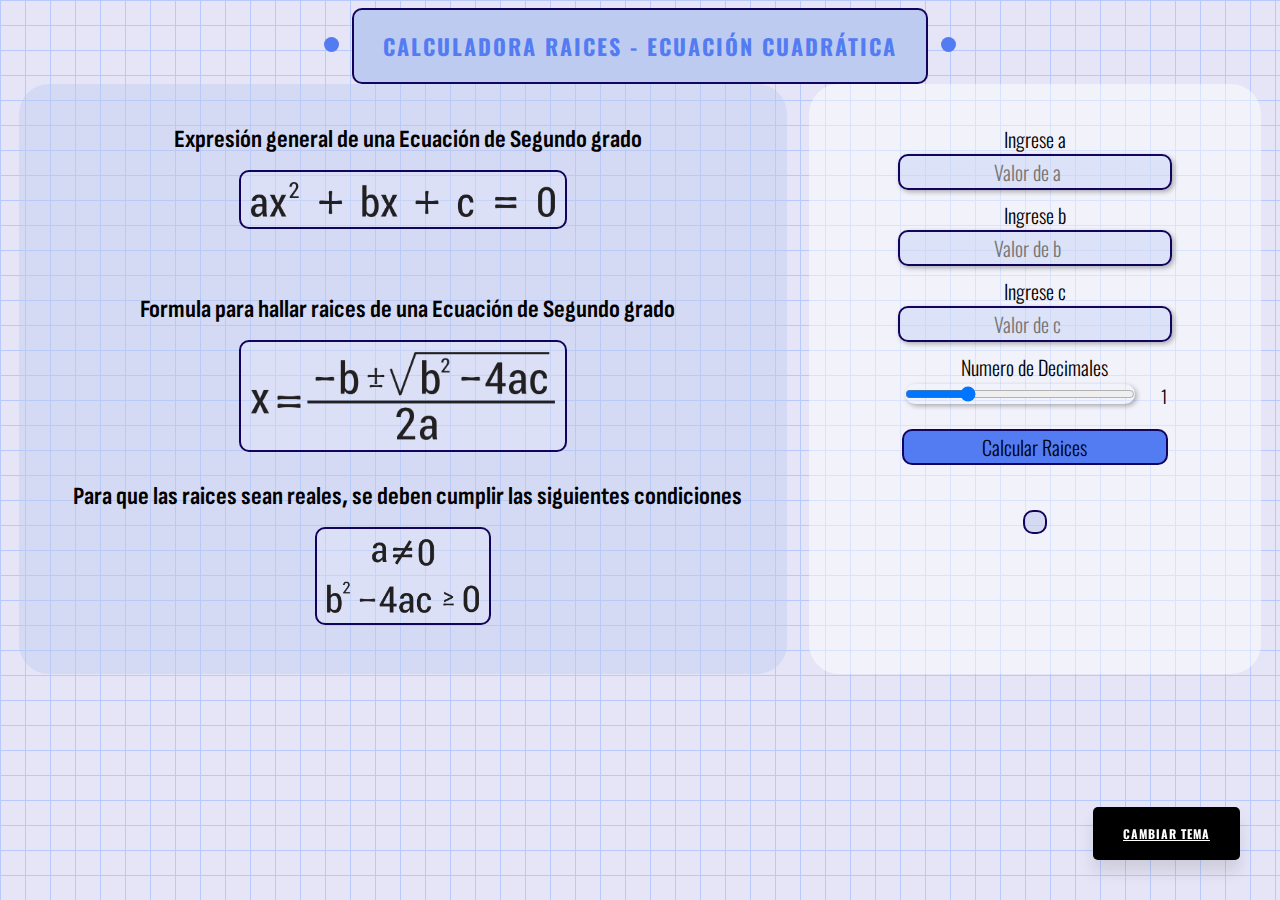
<file: Cuadratica/index.html>
<!DOCTYPE html>
<html lang="en">
<head>
    <meta charset="UTF-8">
    <meta name="viewport" content="width=device-width, initial-scale=1.0">
    <title>Raiz Cuadratica</title>
    <link rel="stylesheet" href="styles.css">
</head>
<body onload="UpdateTema()">
    <header>
        <h1>Calculadora Raices - Ecuación Cuadrática</h1>
    </header>
    <a href="#" class="btn-flotante" id="CambiarTema">Cambiar Tema</a>
    <div class="Flex">
        <div class="Teoria">
            <p>Expresión general de una Ecuación de Segundo grado</p>
            <img src="Formula.png" alt="Ecuación de Segundo Orden" class="Formula"> 
            <br><br><br>
            <p>Formula para hallar raices de una Ecuación de Segundo grado</p>
            <img src="Raiz.png" alt="Formula para hallar raices" class="Formula">
            <p>Para que las raices sean reales, se deben cumplir las siguientes condiciones</p>
            <img src="Condiciones.png" alt="Formula Condiciones raices reales" class="Formula1">
        </div>
        <div class="Calculadora">
            <label for="a">Ingrese a</label>
            <input type="number" id="NumA" placeholder="Valor de a">
            <label for="b">Ingrese b</label>
            <input type="number" id="NumB" placeholder="Valor de b">
            <label for="C">Ingrese c</label>
            <input type="number" id="NumC" placeholder="Valor de c">
            <label for="Decimales">Numero de Decimales</label>
            <div style="width: 85%;">
                <input type="range" min="0" max="4" value="1" step="1" id="Decimales" onInput="this.nextElementSibling.value = this.value">
                <output>1</output>
            </div>
            <button id="Calcular">Calcular Raices</button>
            <p id="Datos"></p>
            <p id="Raices"></p>
        </div>
    </div>
    <script src="script.js"></script>
</body>
</html>
</file>
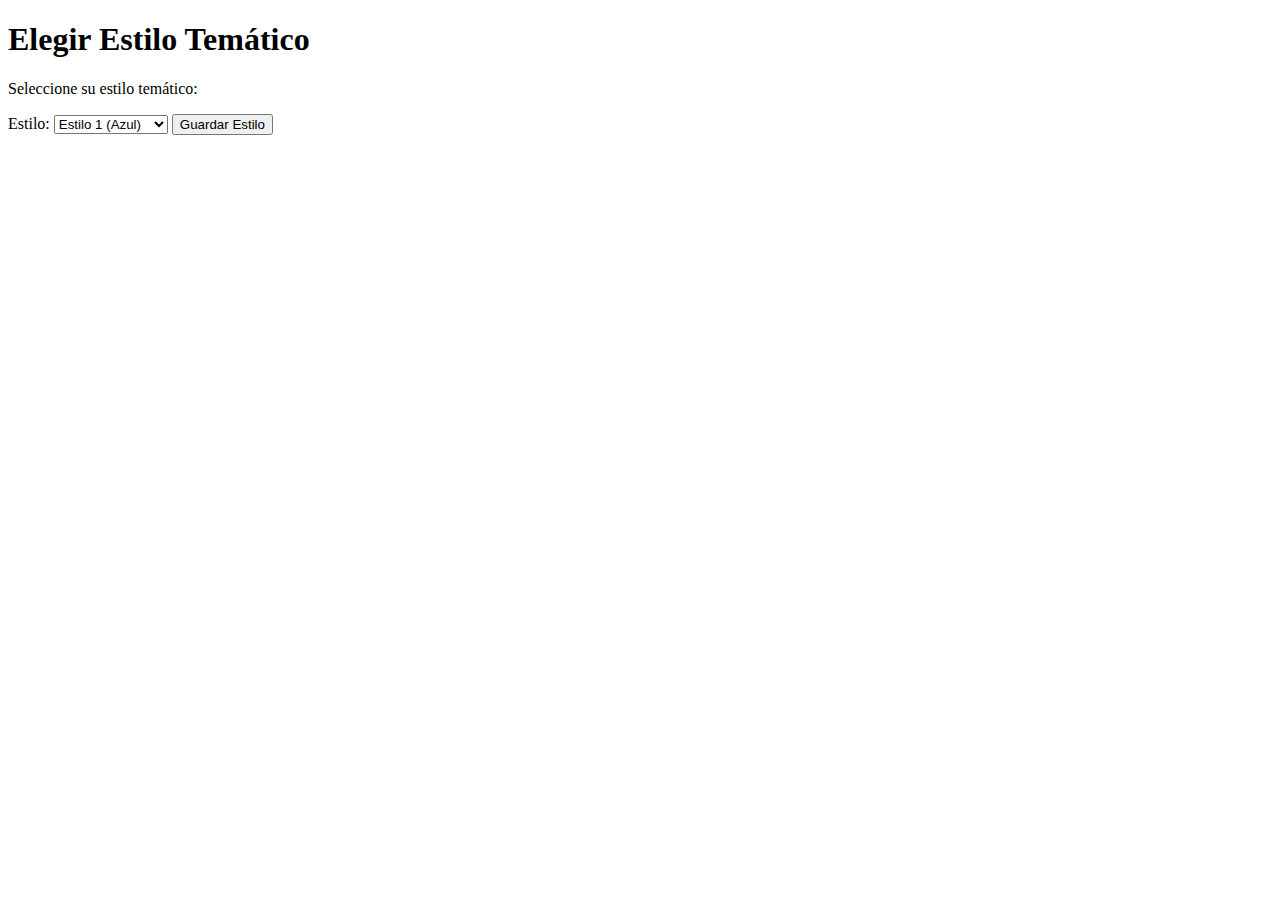
<file: Local y Session Storage/index.html>
<!DOCTYPE html>
<html lang="en">
<head>
    <meta charset="UTF-8">
    <meta name="viewport" content="width=device-width, initial-scale=1.0">
    <link rel="stylesheet" id="estilos" href="styles.css">
    <title>Elegir Estilo Temático</title>
</head>
<body id="estilo">
    <h1>Elegir Estilo Temático</h1>
    <p >Seleccione su estilo temático:</p>
    <label for="estiloSelector">Estilo:</label>
    <select id="estiloSelector">
        <option value="estilo1">Estilo 1 (Azul)</option>
        <option value="estilo2">Estilo 2 (Rojo)</option>
        <option value="estilo3">Estilo 3 (Verde)</option>
    </select>
    <button id="guardarEstilo">Guardar Estilo</button>
    <script src="app.js"></script>
</body>
</html>
</file>
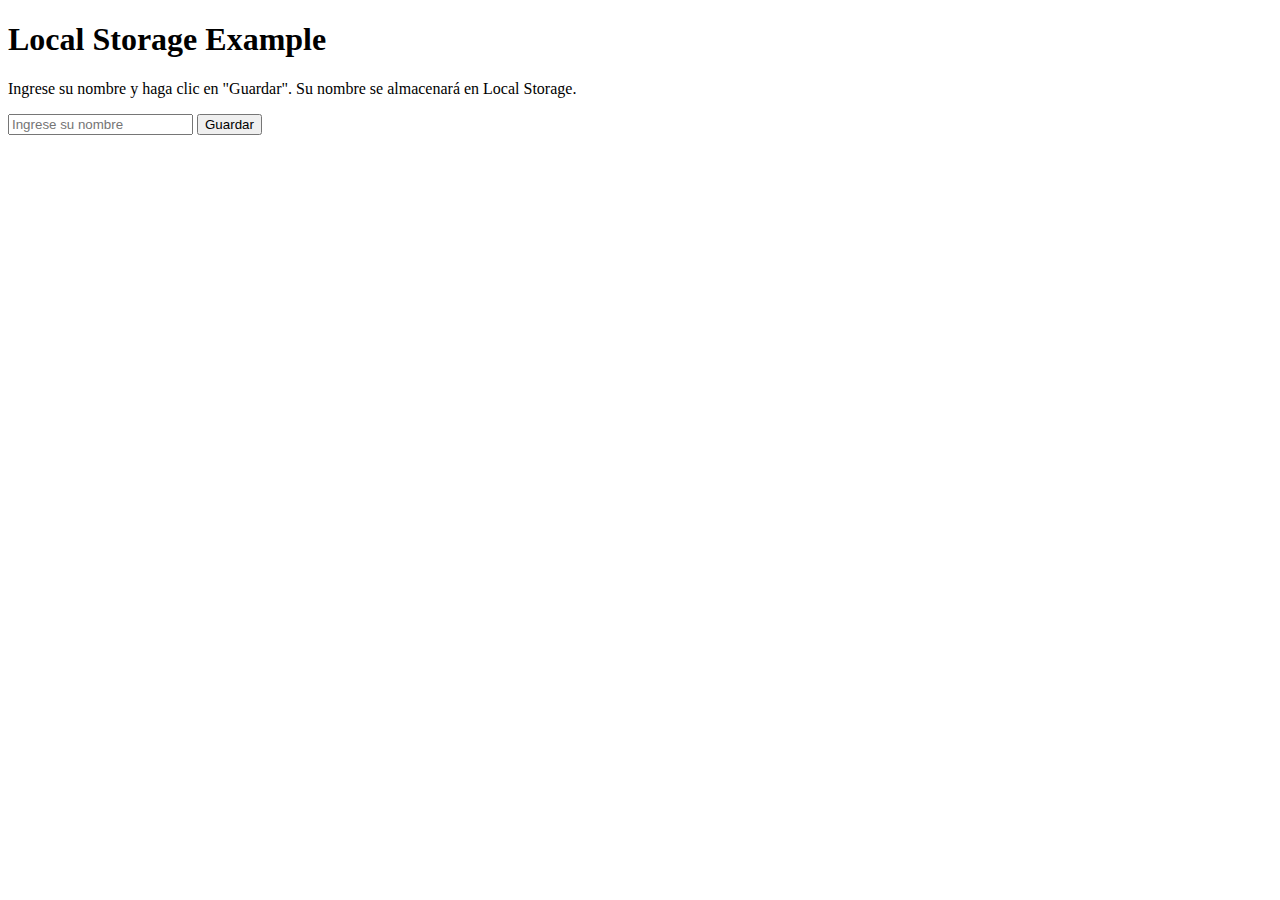
<file: LocalStorage/index.html>
<!DOCTYPE html>
<html lang="en">
<head>
    <meta charset="UTF-8">
    <meta name="viewport" content="width=device-width, initial-scale=1.0">
    <title>Local Storage Example</title>
</head>
<body>
    <h1>Local Storage Example</h1>
    <p>Ingrese su nombre y haga clic en "Guardar". Su nombre se almacenará en Local Storage.</p>
    <input type="text" id="nombreInput" placeholder="Ingrese su nombre">
    <button id="guardarBoton">Guardar</button>
    <p id="mensaje"></p>
    <script src="app.js"></script>
</body>
</html>
</file>
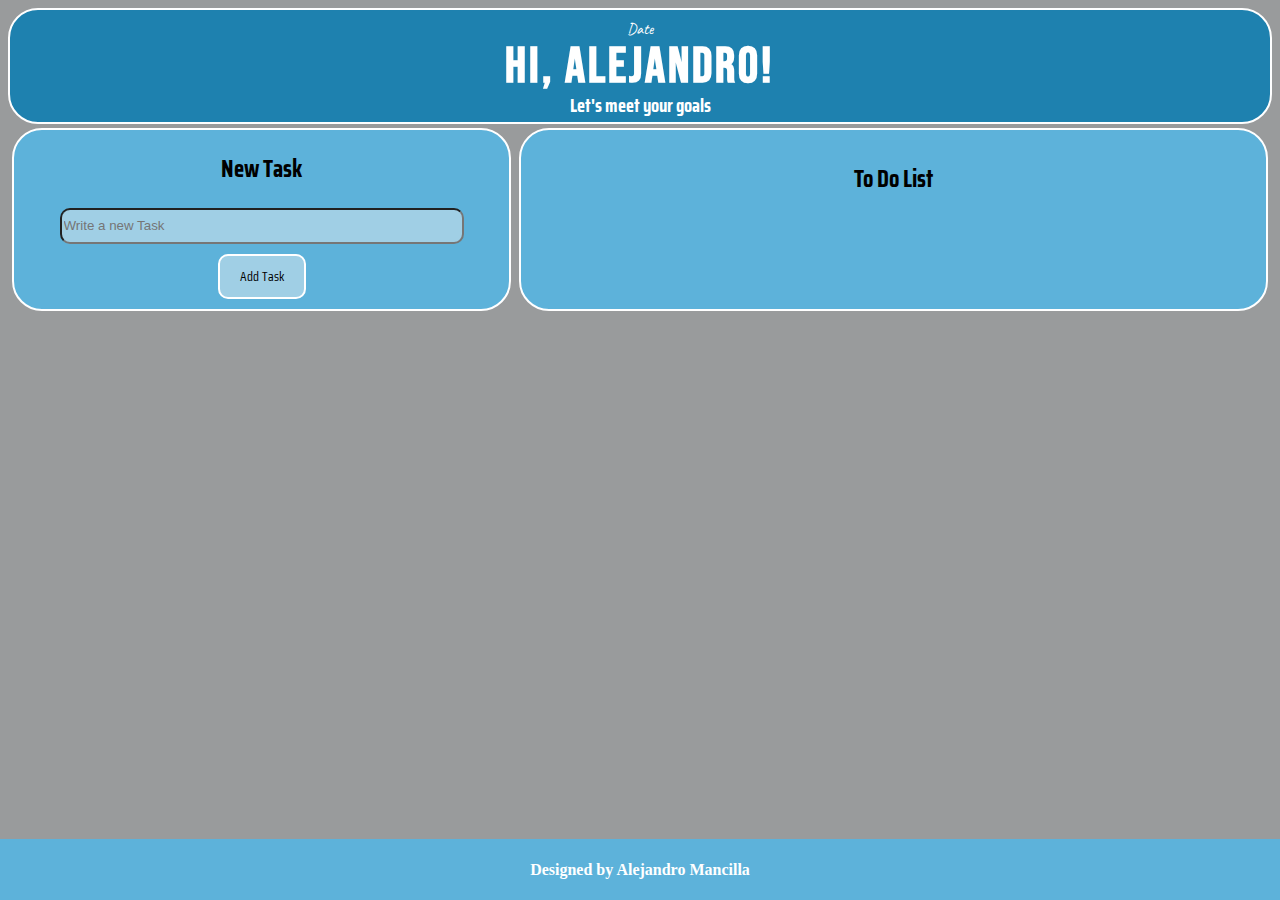
<file: Tareas/index.html>
<!DOCTYPE html>
<html lang="en">
<head>
    <meta charset="UTF-8">
    <meta name="viewport" content="width=device-width, initial-scale=1.0">
    <title>Lista de Tareas</title>

    <link rel="preconnect" href="https://fonts.googleapis.com">
    <link rel="preconnect" href="https://fonts.gstatic.com" crossorigin>
    <link href="https://fonts.googleapis.com/css2?family=Bebas+Neue&family=Caveat&family=Saira+Condensed&display=swap" rel="stylesheet">
    <link rel="stylesheet" href="style.css">
</head>
<body>
    <header>
        <p>Date</p>
        <h1>Hi, Alejandro!</h1>
        <h3>Let's meet your goals</h3>
    </header>
    <div class="container">
        <div class="Formulario">
            <h2>New Task</h2>
            <input type="text" placeholder="Write a new Task" id="TextTask"><br>
            <button id="NewTask">Add Task</button>
        </div>
        <div class="Lista" id="TaskList">
            <h2>To Do List</h2>

        </div>
    </div>

    <footer>
        <h4>Designed by Alejandro Mancilla</h4>
    </footer>

    <script src="script.js"></script>
</body>
</html>
</file>
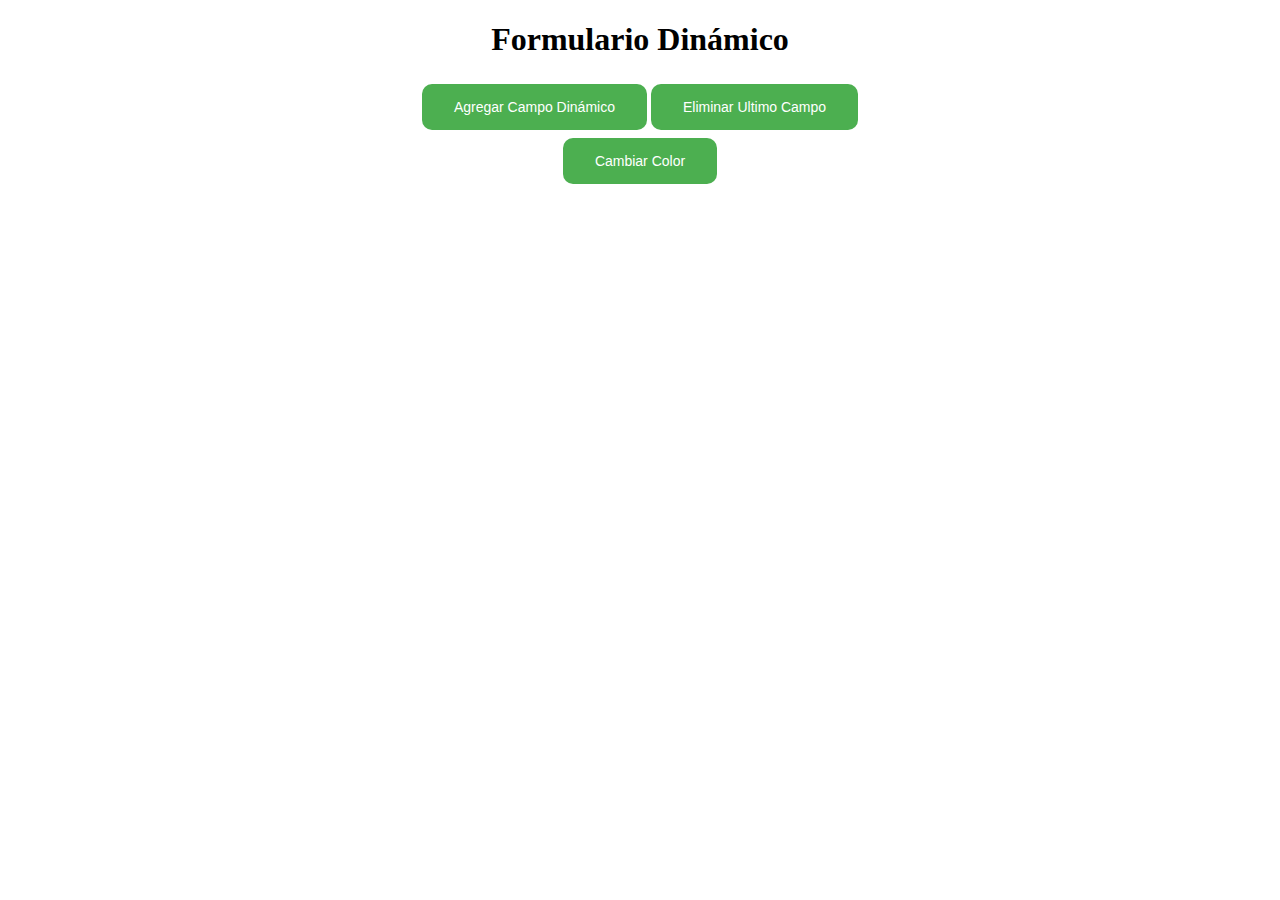
<file: CrearEtiquetas.html>
<!DOCTYPE html>
<html lang="en">
<head>
    <meta charset="UTF-8">
    <meta name="viewport" content="width=device-width, initial-scale=1.0">
    <title>Formulario Dinámico</title>
    <link rel="stylesheet" href="styletags.css">
</head>
<body>
    <h1>Formulario Dinámico</h1>
    
    <form id="miFormulario">
        <!-- Aquí se agregarán las etiquetas y cajas de texto dinámicas -->
    </form>

    <div class="Btn">
        <button id="agregarCampo">Agregar Campo Dinámico</button>
        <button id="EliminarCampo">Eliminar Ultimo Campo</button>
    </div>
    <div class="Btn">
        <button id="CambiarColor">Cambiar Color</button>
    </div>
    <script src="NewLabel.js"></script>
</body>
</html>
</file>
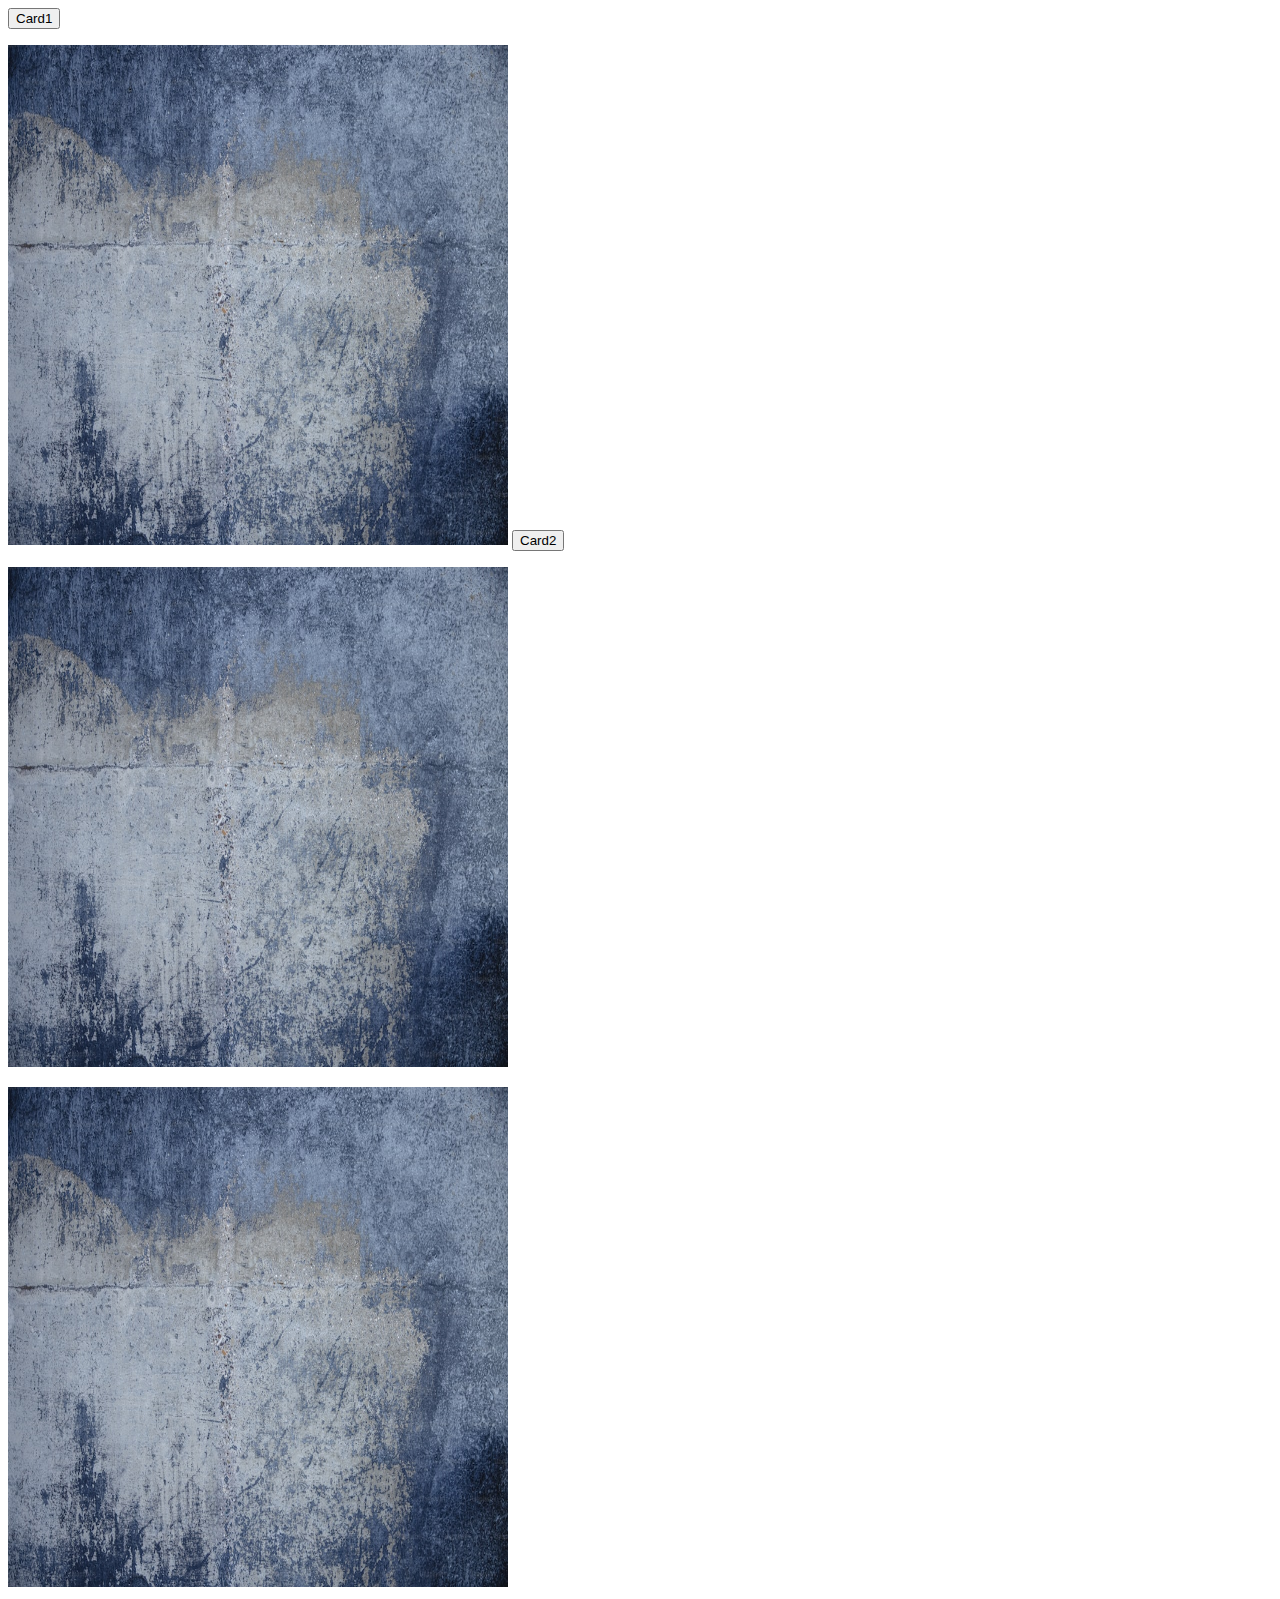
<file: FIbonacci.html>
<!DOCTYPE html>
<html lang="en">
<head>
    <meta charset="UTF-8">
    <meta name="viewport" content="width=device-width, initial-scale=1.0">
    <title>Fibonacci</title>
    <link rel="stylesheet" href="style.css">
</head>
<body>
    <button id="Num1" onclick="Random(1)">Card1</button>
    <p id="Card1"></p>
    <img id="Number1" class="Carta" src="img/cover.jpeg" alt="Tarjeta 1">
    <button id="Num1" onclick="Random(2)">Card2</button>
    <p id="Card2"></p>
    <img id="Number2" class="Carta" src="img/cover.jpeg" alt="Tarjeta 2">
    <p id="Resultado"></p>
    <img id="Number3" class="Carta" src="img/cover.jpeg" alt="Tarjeta 3">

    <script>
        let N1 = 0;
        let N2 = 0;
        let Serie = [2, 3, 5, 8, 13, 21]
        function Random(Card) {
            if(Card == 1){
                N1 = document.getElementById("Card1").innerHTML = Math.floor(Math.random() * (1 - 1 + 1)) + 1;
                Number1.src = "/img/"+N1+".jpg";
            }else if (Card == 2){
                N2 = document.getElementById("Card2").innerHTML = Math.floor(Math.random() * (11 - 1 + 1)) + 1;
                Number2.src = "/img/"+N2+".jpg";
                Calcular();
            }          
        }    

        function Calcular() {
            Resultado = N1 + N2;
            document.getElementById("Resultado").innerHTML = Resultado;
            if (Serie.includes(Resultado)){
                Number3.src = "/img/"+Resultado+".jpg";
            } 
        }
    </script>
</body>
</html>
</file>
<file: Cuadratica/styles.css>
@import url('https://fonts.googleapis.com/css2?family=Oswald&display=swap');
@import url('https://fonts.googleapis.com/css2?family=Sofia+Sans+Condensed:wght@300&display=swap');

  :root, [data-theme='blue'] {
    --primary-color: #547cf2;
    --bg--color: #e5e5f7;
    --secondary--color: #becbf16e;
    --bg1--color: #becbf1;
    --grad--color: #b8c9fd;
  }

  [data-theme='orange'] {
    --primary-color: #d59515;
    --bg--color: #d8d1b5;
    --secondary--color: #f1e1be6e;
    --bg1--color: #f1eebe;
    --grad--color: #fdf5b8;
  }

  [data-theme='green'] {
    --primary-color: #2db01e;
    --bg--color: #bed8c0;
    --secondary--color: #cbf1be6e;
    --bg1--color: #c9f1be;
    --grad--color: #8ef3cc;
  }


  h1 {
    position: relative;
    padding: 0;
    margin: 0;
    font-family: 'Oswald', sans-serif;
    font-weight: 300;
    font-size: 40px;
    color: var(--primary-color);
    -webkit-transition: all 0.4s ease 0s;
    -o-transition: all 0.4s ease 0s;
    transition: all 0.4s ease 0s;
  }
  
  h1 span {
    display: block;
    font-size: 0.5em;
    line-height: 1.3;
  }
  h1 em {
    font-style: normal;
    font-weight: 600;
  }
  
  header h1 {
    position:relative; 
    font-size:22px; 
    font-weight:700;  
    letter-spacing:2px; 
    text-transform:uppercase; 
    width:550px; 
    text-align:center; 
    margin:auto; 
    white-space:nowrap; 
    border:2px solid #12035d;
    background-color: var(--bg1--color);
    padding:20px 11px 20px 11px;
    border-radius: 10px;
  }

  header h1:before, header h1:after {
      background-color: var(--primary-color);
      position:absolute; 
      content: '';
      height: 15px;
      width: 15px; 
      border-radius:50%;
      bottom: 30px;
  }
  header h1:before {
     left:-30px;
  }
  header h1:after {
     right:-30px;
  }
  
  body {
    background-color: var(--bg--color);
    background-image:  linear-gradient(var(--grad--color) 0.7px, transparent 0.7px), linear-gradient(to right, var(--grad--color) 0.7px, #e5e5f7 0.7px);
    background-size: 25px 25px;
    text-align: center;
  }

  p {
    font-family: 'Sofia Sans Condensed', sans-serif;
    font-weight: 700;
    font-size: 25px;
    margin: 10px 0 0 10px;
  }

  .Flex {
    display: flex;
    flex-direction: row;
    justify-content: space-around;
  }

  .Teoria {
    width: 60%;
    background-color: var(--secondary--color);
    border-radius: 30px;
    padding: 30px 5px;
  }

  .Calculadora {
    width: 35%;
    background-color: #ffffff7c;
    border-radius: 30px;
    padding: 30px 5px;
    display: flex;
    flex-direction: column;
    align-items: center;
  }

  .Formula {
    width: 40%;
    margin: 15px 0;
    padding: 10px;
    border: 2px solid #12035d;
    border-radius: 10px;
    background-color: #ffffff2d;
  }
  .Formula1 {
    width: 20%;
    margin: 15px 0;
    padding: 10px;
    border: 2px solid #12035d;
    border-radius: 10px;
    background-color: #ffffff2d;
  }

  input {
    width: 60%;
    font-family: 'Oswald', sans-serif;
    font-weight: 300;
    font-size: 20px;
    border: 2px solid #12035d;
    border-radius: 10px;
    background-color: var(--secondary--color);
    text-align: center;
    transition: 0.2s all ease-in-out;
    box-shadow: 2px 2px 5px rgba(0, 0, 0, 0.3);
  }

  input:focus {
    border: 2px solid #ffffff;
    background-color: #454545d6;
    color: white;
  }

  output {
    font-family: 'Oswald', sans-serif;
    font-weight: 300;
    font-size: 18px;
    padding: 0 0 0 20px;
  }

  label {
    font-family: 'Oswald', sans-serif;
    font-weight: 300;
    font-size: 20px;
    margin-top: 10px;
  }

  button {
    width: 60%;
    font-family: 'Oswald', sans-serif;
    font-weight: 300;
    font-size: 20px;
    border: 2px solid #12035d;
    margin: 20px;
    border-radius: 10px;
    background-color: var(--primary-color);
    transition: all 300ms ease 0ms;
  }

  button:hover {
    border: 2px solid #051d5fd6;
    background-color: #848484d6;
    transform: translateY(-5px);
    box-shadow: 0px 15px 20px rgba(0, 0, 0, 0.3);
    color: #ffffff;
  }

  button:active {
    border: 2px solid #454545d6;
    background-color: #454545d6;
    color: #ffffff;
    transform: scale(1.2);
    
  }

  #Raices {
    width: auto;
    margin: 15px 0;
    padding: 10px;
    border: 2px solid #12035d;
    border-radius: 10px;
    background-color: #506dd32d;
    text-align: center;
  }

  .btn-flotante {
    font-size: 12px; /* Cambiar el tamaño de la tipografia */
    font-family: 'Oswald', sans-serif;
    text-transform: uppercase; /* Texto en mayusculas */
    font-weight: bold; /* Fuente en negrita o bold */
    color: #ffffff; /* Color del texto */
    border-radius: 5px; /* Borde del boton */
    letter-spacing: 1px; /* Espacio entre letras */
    background-color: #000000; /* Color de fondo */
    padding: 18px 30px; /* Relleno del boton */
    position: fixed;
    bottom: 40px;
    right: 40px;
    transition: all 300ms ease 0ms;
    box-shadow: 0px 12px 15px rgba(0, 0, 0, 0.1);
    z-index: 99;
  }
  .btn-flotante:hover {
    background-color: #494949; /* Color de fondo al pasar el cursor */
    box-shadow: 0px 15px 20px rgba(0, 0, 0, 0.3);
    transform: translateY(-7px);
  }
</file>
<file: Local y Session Storage/styles.css>
/* Estilo Temático 1 (Azul) */
#estilo1 {
    background-color: #3498db;
    color: #fff;
}

/* Estilo Temático 2 (Rojo) */
#estilo2 {
    background-color: #e74c3c;
    color: #fff;
}

/* Estilo Temático 3 (Verde) */
#estilo3 {
    background-color: #2ecc71;
    color: #fff;
}
</file>
<file: Tareas/style.css>
header {
    height: 110px;
    background-color: rgb(30, 129, 175);
    text-align: center;
    padding: 1px;
    line-height: 30%;
    color: #FFFFFF;
    border-radius: 30px;
    margin: 0;
    border: 2px solid #FFFFFF;
}

h1 {
    font-family: 'Bebas Neue', sans-serif;
    font-size: 50px;
    padding: none;
    margin: none;
    letter-spacing: 3px;
}

h2, h3, button {
    font-family: 'Saira Condensed', sans-serif;
    padding: none;
    margin: none;

}

p {
    font-family: 'Caveat', cursive;
    padding: none;
    margin: none;
}

body {
    background-color: rgb(153, 155, 156);
}

.container {
    display: flex;
}

.Formulario {
    width: 40%;
    background-color: rgb(93, 178, 218);
    border: 2px solid #FFFFFF;
    border-radius: 30px;
    align-items: center;
    text-align: center;
    margin: 4px;
    box-sizing: border-box;
}

.Lista {
    border: 2px solid #FFFFFF;
    border-radius: 30px;
    background-color: rgb(93, 178, 218);
    width: 60%;
    margin: 4px;
    padding: 10px 10px;
    box-sizing: border-box;
    align-items: center;
    text-align: center;
}

#TextTask {
    border-radius: 10px;
    height: 30px;
    width: 80%;
    background-color: rgb(160, 207, 229);
    color: #022336;
}

#NewTask {
    background-color: rgb(160, 207, 229);
    border: 2px solid #FFFFFF;
    border-radius: 10px;
    color: rgb(0, 0, 0);
    padding: 10px 20px;
    text-align: center;
    text-decoration: none;
    display: inline-block;
    margin: 10px;
    cursor: pointer;
    -webkit-transition-duration: 0.4s;
    transition-duration: 0.4s;
}

button:hover {
    box-shadow: 0 12px 16px 0 rgba(0,0,0,0.24), 0 17px 50px 0 rgba(0,0,0,0.19);
}

.Task {
    display: flex;
    margin: 0;
    padding: 0;
    align-items: center;
}

.btnDelete {
    width: 50px;
    background-image: url('Delete.png');
}

.mycheck {
    width: 80px;
}

footer {
    position: fixed;
    left: 0;
    bottom: 0;
    width: 100%;
    background-color: rgb(93, 178, 218);
    color: white;
    text-align: center;
}

@media (max-width: 600px) {
    .container {
        display: block;
    }
    .Formulario {
        width: 100%;
        margin: 0;
    }
    .Lista {
        width: 100%;
        margin: 0;
    }
  }
</file>
<file: styletags.css>
h1 {
    text-align: center;
}
.Btn {
    display: flex;
    justify-content: center;
}

button {
    background-color: #4CAF50; /* Green */
    border: none;
    border-radius: 10px;
    color: white;
    padding: 15px 32px;
    text-align: center;
    text-decoration: none;
    display: inline-block;
    font-size: 14px;
    margin: 4px 2px;
    cursor: pointer;
    -webkit-transition-duration: 0.4s; /* Safari */
    transition-duration: 0.4s;
}

button:hover {
    box-shadow: 0 12px 16px 0 rgba(0,0,0,0.24), 0 17px 50px 0 rgba(0,0,0,0.19);
}

textarea {
    border-radius: 10px;
    padding: 5px 10px;
    font-size: 12px;
    margin: 4px 2px;
}

.Campo {
    text-align: center;
    color: #000000;
}

.Campo label {
    color: 1px solid #4CAF50;
    text-decoration: underline;
}

.Campo textarea {
    background-color: rgb(171, 235, 213);
    border-radius: 10px;
    border: 2px solid brown;
    font-family: 'Segoe UI', Tahoma, Geneva, Verdana, sans-serif;
}
</file>
<file: style.css>
.Carta {
    width: 500px;
    height: 500px;
}
</file>
